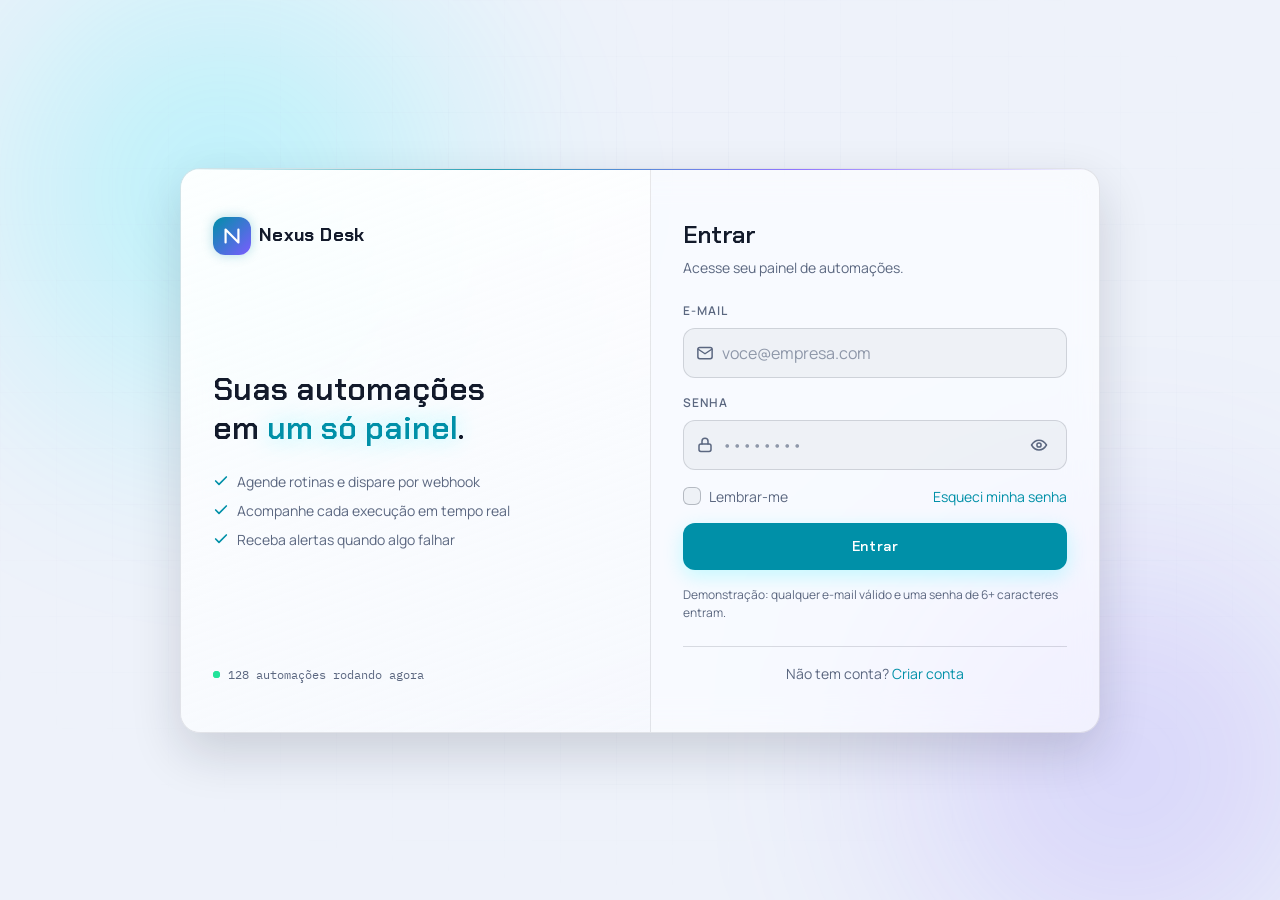
<file: index.html>
<!DOCTYPE html>
<html lang="pt-BR" data-theme="dark">
<head>
  <meta charset="UTF-8">
  <meta name="viewport" content="width=device-width, initial-scale=1.0">
  <meta name="description" content="Nexus Desk — acesso ao painel de automações.">
  <title>Nexus Desk — Login</title>

  <link rel="icon" href="assets/icons/favicon.svg" type="image/svg+xml">
  <link rel="preconnect" href="https://fonts.googleapis.com">
  <link rel="preconnect" href="https://fonts.gstatic.com" crossorigin>
  <link rel="stylesheet"
        href="https://fonts.googleapis.com/css2?family=Chakra+Petch:wght@500;600;700&family=IBM+Plex+Mono:wght@400;500&family=Manrope:wght@400;500;600;700&display=swap">
  <link rel="stylesheet" href="css/style.css">
  <link rel="stylesheet" href="css/components.css">
  <link rel="stylesheet" href="css/login.css">
</head>
<body class="page page--login">

  <!-- Atmosfera: orbes de luz e malha técnica. Puramente decorativo. -->
  <div class="aurora" aria-hidden="true">
    <span class="aurora__orb aurora__orb--cyan"></span>
    <span class="aurora__orb aurora__orb--violet"></span>
    <div class="aurora__grid"></div>
  </div>

  <main class="login">
    <section class="login__card">

      <!-- Painel de marca -->
      <aside class="login__aside">
        <div class="brand reveal" style="--delay: 80ms">
          <span class="brand__mark" aria-hidden="true">
            <svg viewBox="0 0 24 24" fill="none" stroke="currentColor" stroke-width="2.4"
                 stroke-linecap="round" stroke-linejoin="round">
              <path d="M5 19V5l14 14V5"></path>
            </svg>
          </span>
          <h1 class="brand__name">Nexus Desk</h1>
        </div>

        <p class="login__tagline reveal" style="--delay: 160ms">
          Suas automações em <em>um só painel</em>.
        </p>

        <ul class="login__features reveal" style="--delay: 240ms">
          <li>
            <svg viewBox="0 0 24 24" fill="none" stroke="currentColor" stroke-width="2.5"
                 stroke-linecap="round" stroke-linejoin="round" aria-hidden="true">
              <path d="M20 6 9 17l-5-5"></path>
            </svg>
            Agende rotinas e dispare por webhook
          </li>
          <li>
            <svg viewBox="0 0 24 24" fill="none" stroke="currentColor" stroke-width="2.5"
                 stroke-linecap="round" stroke-linejoin="round" aria-hidden="true">
              <path d="M20 6 9 17l-5-5"></path>
            </svg>
            Acompanhe cada execução em tempo real
          </li>
          <li>
            <svg viewBox="0 0 24 24" fill="none" stroke="currentColor" stroke-width="2.5"
                 stroke-linecap="round" stroke-linejoin="round" aria-hidden="true">
              <path d="M20 6 9 17l-5-5"></path>
            </svg>
            Receba alertas quando algo falhar
          </li>
        </ul>

        <p class="login__status reveal" style="--delay: 320ms">
          <span class="pulse" aria-hidden="true"></span>
          128 automações rodando agora
        </p>
      </aside>

      <!-- Painel do formulário -->
      <div class="login__panel">
        <header class="reveal" style="--delay: 200ms">
          <h2 class="login__title">Entrar</h2>
          <p class="login__subtitle">Acesse seu painel de automações.</p>
        </header>

        <form id="login-form" class="login__form" novalidate>

          <div class="field reveal" id="field-email" style="--delay: 280ms">
            <label class="field__label" for="email">E-mail</label>
            <div class="field__control">
              <svg class="field__icon" viewBox="0 0 24 24" fill="none" stroke="currentColor"
                   stroke-width="2" stroke-linecap="round" stroke-linejoin="round" aria-hidden="true">
                <rect x="2.5" y="4.5" width="19" height="15" rx="2.5"></rect>
                <path d="m3 7 9 6 9-6"></path>
              </svg>
              <input class="field__input" type="email" id="email" name="email"
                     autocomplete="email" placeholder="voce@empresa.com"
                     aria-describedby="email-error" required>
            </div>
            <p class="field__error" id="email-error" role="alert"></p>
          </div>

          <div class="field reveal" id="field-password" style="--delay: 340ms">
            <label class="field__label" for="password">Senha</label>
            <div class="field__control">
              <svg class="field__icon" viewBox="0 0 24 24" fill="none" stroke="currentColor"
                   stroke-width="2" stroke-linecap="round" stroke-linejoin="round" aria-hidden="true">
                <rect x="4" y="10.5" width="16" height="10" rx="2.5"></rect>
                <path d="M8 10.5V7a4 4 0 0 1 8 0v3.5"></path>
              </svg>
              <input class="field__input" type="password" id="password" name="password"
                     autocomplete="current-password" placeholder="••••••••"
                     aria-describedby="password-error" required>
              <button class="field__action" type="button" id="toggle-password"
                      aria-label="Mostrar senha" aria-pressed="false">
                <svg viewBox="0 0 24 24" fill="none" stroke="currentColor" stroke-width="2"
                     stroke-linecap="round" stroke-linejoin="round" aria-hidden="true">
                  <path d="M2 12s3.8-6.5 10-6.5S22 12 22 12s-3.8 6.5-10 6.5S2 12 2 12Z"></path>
                  <circle cx="12" cy="12" r="2.8"></circle>
                </svg>
              </button>
            </div>
            <p class="field__error" id="password-error" role="alert"></p>
          </div>

          <div class="login__options reveal" style="--delay: 400ms">
            <label class="checkbox" for="remember">
              <input type="checkbox" id="remember" name="remember">
              <span class="checkbox__box" aria-hidden="true"></span>
              <span>Lembrar-me</span>
            </label>
            <a class="link" href="#">Esqueci minha senha</a>
          </div>

          <button class="button button--primary button--block reveal" type="submit"
                  id="submit-button" style="--delay: 460ms">
            <span class="button__spinner" aria-hidden="true"></span>
            <span class="button__label">Entrar</span>
          </button>

          <p id="login-feedback" class="login__feedback alert" role="status" aria-live="polite" hidden></p>

          <p class="login__hint reveal" style="--delay: 520ms">
            Demonstração: qualquer e-mail válido e uma senha de 6+ caracteres entram.
          </p>
        </form>

        <footer class="login__footer reveal" style="--delay: 580ms">
          Não tem conta? <a class="link" href="#">Criar conta</a>
        </footer>
      </div>

    </section>
  </main>

  <script src="js/storage.js"></script>
  <script src="js/auth.js"></script>
  <script src="js/router.js"></script>
  <script src="js/app.js"></script>
  <script src="js/toast.js"></script>
  <script src="js/ui.js"></script>
  <script src="js/login.js"></script>
</body>
</html>
</file>
<file: css/style.css>
/* ==========================================================================
   Nexus Desk — style.css
   Base global: (1) CSS Reset  (2) Variáveis Globais
   ATENÇÃO: este arquivo NÃO contém estilos de componentes ou de layout.
   O design das telas vive em css/login.css e css/dashboard.css.
   ========================================================================== */

/* ==========================================================================
   1. CSS RESET
   ========================================================================== */

*,
*::before,
*::after {
  box-sizing: border-box;
  margin: 0;
  padding: 0;
}

html {
  -webkit-text-size-adjust: 100%;
  text-size-adjust: 100%;
  scroll-behavior: smooth;
}

body {
  min-height: 100vh;
  line-height: 1.5;
  -webkit-font-smoothing: antialiased;
  -moz-osx-font-smoothing: grayscale;
}

img,
picture,
video,
canvas,
svg {
  display: block;
  max-width: 100%;
}

input,
button,
textarea,
select {
  font: inherit;
  color: inherit;
  background: none;
  border: none;
}

button {
  cursor: pointer;
}

a {
  color: inherit;
  text-decoration: none;
}

ul,
ol {
  list-style: none;
}

h1,
h2,
h3,
h4,
h5,
h6,
p {
  overflow-wrap: break-word;
}

table {
  border-collapse: collapse;
  border-spacing: 0;
}

:focus-visible {
  outline: 2px solid var(--color-neon);
  outline-offset: 2px;
}

[hidden] {
  display: none !important;
}

@media (prefers-reduced-motion: reduce) {
  *,
  *::before,
  *::after {
    animation-duration: 0.01ms !important;
    animation-iteration-count: 1 !important;
    transition-duration: 0.01ms !important;
    scroll-behavior: auto !important;
  }
}

/* ==========================================================================
   2. VARIÁVEIS GLOBAIS (Design Tokens)
   ========================================================================== */

:root {
  /* ---- Paleta: superfícies (tema dark padrão) ---- */
  --color-bg: #05070d;
  --color-bg-alt: #0a0e1a;
  --color-surface: #101728;
  --color-surface-alt: #16203a;
  --color-overlay: rgba(5, 7, 13, 0.72);

  /* ---- Paleta: glassmorphism ---- */
  --glass-bg: rgba(255, 255, 255, 0.06);
  --glass-bg-strong: rgba(255, 255, 255, 0.1);
  --glass-border: rgba(255, 255, 255, 0.14);
  --glass-blur: 16px;

  /* ---- Paleta: neon / acentos ---- */
  --color-neon: #00f0ff;
  --color-neon-soft: rgba(0, 240, 255, 0.16);
  --color-neon-strong: #33f5ff;
  --color-accent: #7b5cff;
  --color-accent-soft: rgba(123, 92, 255, 0.18);

  /* ---- Paleta: estados semânticos ---- */
  --color-success: #22e39a;
  --color-warning: #ffb547;
  --color-danger: #ff4d6d;
  --color-info: #4da3ff;

  /* ---- Paleta: texto ---- */
  --color-text: #eaf2ff;
  --color-text-muted: #9aa8c7;
  --color-text-inverse: #05070d;

  /* ---- Preenchimentos de superfície (campos, hovers, faixas) ---- */
  --fill-subtle: rgba(255, 255, 255, 0.04);
  --fill-hover: rgba(255, 255, 255, 0.06);
  --fill-strong: rgba(255, 255, 255, 0.1);
  --header-bg: rgba(8, 11, 20, 0.72);

  /* ---- Bordas e divisores ---- */
  --color-border: rgba(154, 168, 199, 0.18);
  --color-border-strong: rgba(154, 168, 199, 0.32);

  /* ---- Gradientes ---- */
  --gradient-neon: linear-gradient(135deg, var(--color-neon) 0%, var(--color-accent) 100%);
  --gradient-surface: linear-gradient(160deg, rgba(255, 255, 255, 0.08) 0%, rgba(255, 255, 255, 0.02) 100%);

  /* ---- Tipografia ---- */
  --font-sans: "Manrope", "Segoe UI", system-ui, -apple-system, sans-serif;
  --font-display: "Chakra Petch", "Manrope", system-ui, sans-serif;
  --font-mono: "IBM Plex Mono", "SFMono-Regular", Consolas, monospace;

  --fs-xs: 0.75rem;    /* 12px */
  --fs-sm: 0.875rem;   /* 14px */
  --fs-md: 1rem;       /* 16px */
  --fs-lg: 1.125rem;   /* 18px */
  --fs-xl: 1.5rem;     /* 24px */
  --fs-2xl: 2rem;      /* 32px */
  --fs-3xl: 2.5rem;    /* 40px */

  --fw-regular: 400;
  --fw-medium: 500;
  --fw-semibold: 600;
  --fw-bold: 700;

  --lh-tight: 1.2;
  --lh-base: 1.5;
  --lh-loose: 1.75;
  --ls-wide: 0.08em;

  /* ---- Espaçamentos (escala base 4px) ---- */
  --space-3xs: 0.25rem;  /* 4px  */
  --space-2xs: 0.5rem;   /* 8px  */
  --space-xs: 0.75rem;   /* 12px */
  --space-sm: 1rem;      /* 16px */
  --space-md: 1.5rem;    /* 24px */
  --space-lg: 2rem;      /* 32px */
  --space-xl: 3rem;      /* 48px */
  --space-2xl: 4rem;     /* 64px */

  /* ---- Raios ---- */
  --radius-sm: 6px;
  --radius-md: 12px;
  --radius-lg: 20px;
  --radius-pill: 999px;

  /* ---- Sombras e brilhos ---- */
  --shadow-sm: 0 2px 8px rgba(0, 0, 0, 0.3);
  --shadow-md: 0 8px 24px rgba(0, 0, 0, 0.4);
  --shadow-lg: 0 20px 50px rgba(0, 0, 0, 0.5);
  --glow-neon: 0 0 12px rgba(0, 240, 255, 0.45), 0 0 32px rgba(0, 240, 255, 0.2);
  --glow-accent: 0 0 12px rgba(123, 92, 255, 0.45);

  /* ---- Transições ---- */
  --ease-out: cubic-bezier(0.22, 1, 0.36, 1);
  --ease-in-out: cubic-bezier(0.65, 0, 0.35, 1);
  --transition-fast: 120ms var(--ease-out);
  --transition-base: 240ms var(--ease-out);
  --transition-slow: 420ms var(--ease-in-out);

  /* ---- Layout ---- */
  --container-max: 1440px;
  --sidebar-width: 260px;
  --sidebar-width-collapsed: 76px;
  --header-height: 68px;

  /* ---- Camadas (z-index) ---- */
  --z-base: 1;
  --z-sticky: 100;
  --z-header: 200;
  --z-sidebar: 300;
  --z-fab: 400;
  --z-modal: 500;
  --z-toast: 600;

  /* ---- Breakpoints (referência para media queries) ---- */
  --bp-sm: 480px;
  --bp-md: 768px;
  --bp-lg: 1024px;
  --bp-xl: 1280px;
}

/* Tokens sobrescritos pelo tema claro (implementado no Prompt 5). */
:root[data-theme="light"] {
  --color-bg: #eef2fa;
  --color-bg-alt: #ffffff;
  --color-surface: #ffffff;
  --color-surface-alt: #f4f7fd;
  --color-overlay: rgba(20, 26, 40, 0.35);

  --glass-bg: rgba(255, 255, 255, 0.62);
  --glass-bg-strong: rgba(255, 255, 255, 0.8);
  --glass-border: rgba(20, 26, 40, 0.1);

  --color-neon: #0090a8;
  --color-neon-soft: rgba(0, 144, 168, 0.14);

  --color-text: #131a2b;
  --color-text-muted: #5b6780;
  --color-text-inverse: #ffffff;

  --fill-subtle: rgba(19, 26, 43, 0.04);
  --fill-hover: rgba(19, 26, 43, 0.07);
  --fill-strong: rgba(19, 26, 43, 0.1);
  --header-bg: rgba(255, 255, 255, 0.78);

  --color-border: rgba(19, 26, 43, 0.14);
  --color-border-strong: rgba(19, 26, 43, 0.26);

  --gradient-surface: linear-gradient(160deg, rgba(255, 255, 255, 0.9) 0%, rgba(244, 247, 253, 0.6) 100%);

  --shadow-sm: 0 2px 8px rgba(19, 26, 43, 0.08);
  --shadow-md: 0 8px 24px rgba(19, 26, 43, 0.12);
  --shadow-lg: 0 20px 50px rgba(19, 26, 43, 0.16);
  --glow-neon: 0 0 12px rgba(0, 144, 168, 0.3);
}

/* Aplicação mínima dos tokens ao documento (sem design de componentes). */
body {
  font-family: var(--font-sans);
  transition: background-color var(--transition-base), color var(--transition-base);
  font-size: var(--fs-md);
  line-height: var(--lh-base);
  color: var(--color-text);
  background-color: var(--color-bg);
}
</file>
<file: css/components.css>
/* ==========================================================================
   Nexus Desk — components.css
   Componentes reutilizáveis entre as telas. Consome apenas as variáveis
   declaradas em style.css — nenhum valor mágico aqui.
   ========================================================================== */

/* ==========================================================================
   Campo de formulário (.field)
   ========================================================================== */

.field {
  display: flex;
  flex-direction: column;
  gap: var(--space-2xs);
}

.field__label {
  font-size: var(--fs-xs);
  font-weight: var(--fw-semibold);
  letter-spacing: var(--ls-wide);
  text-transform: uppercase;
  color: var(--color-text-muted);
}

/* Moldura que agrupa ícone + input + ação (ex.: mostrar senha). */
.field__control {
  position: relative;
  display: flex;
  align-items: center;
  gap: var(--space-2xs);
  padding: 0 var(--space-xs);
  background: var(--fill-subtle);
  border: 1px solid var(--color-border);
  border-radius: var(--radius-md);
  transition: border-color var(--transition-base), box-shadow var(--transition-base),
    background-color var(--transition-base);
}

.field__control:hover {
  border-color: var(--color-border-strong);
}

.field__control:focus-within {
  background: rgba(0, 240, 255, 0.05);
  border-color: var(--color-neon);
  box-shadow: 0 0 0 3px var(--color-neon-soft), var(--glow-neon);
}

.field__icon {
  flex-shrink: 0;
  width: 18px;
  height: 18px;
  color: var(--color-text-muted);
  transition: color var(--transition-base);
}

.field__control:focus-within .field__icon {
  color: var(--color-neon);
}

.field__input {
  flex: 1;
  min-width: 0;
  padding: var(--space-xs) 0;
  font-size: var(--fs-md);
  color: var(--color-text);
}

.field__input::placeholder {
  color: var(--color-text-muted);
  opacity: 0.65;
}

/* O anel de foco vive na moldura, não no input. */
.field__input:focus-visible {
  outline: none;
}

/* Remove o ícone nativo de "revelar senha" do Edge, que duplicaria o nosso. */
.field__input::-ms-reveal {
  display: none;
}

/* Botão de ação dentro do campo (mostrar/ocultar senha). */
.field__action {
  flex-shrink: 0;
  display: grid;
  place-items: center;
  width: 30px;
  height: 30px;
  border-radius: var(--radius-sm);
  color: var(--color-text-muted);
  transition: color var(--transition-fast), background-color var(--transition-fast);
}

.field__action:hover {
  color: var(--color-neon);
  background: var(--color-neon-soft);
}

.field__action svg {
  width: 18px;
  height: 18px;
}

/* Estado de erro */
.field--invalid .field__control {
  border-color: var(--color-danger);
}

.field--invalid .field__control:focus-within {
  background: rgba(255, 77, 109, 0.06);
  box-shadow: 0 0 0 3px rgba(255, 77, 109, 0.18);
}

.field--invalid .field__icon {
  color: var(--color-danger);
}

.field__error {
  display: flex;
  align-items: center;
  gap: var(--space-3xs);
  min-height: 1.1rem;
  font-size: var(--fs-xs);
  color: var(--color-danger);
}

.field__error:empty {
  display: none;
}

/* ==========================================================================
   Botão (.button)
   ========================================================================== */

.button {
  position: relative;
  display: inline-flex;
  align-items: center;
  justify-content: center;
  gap: var(--space-2xs);
  padding: var(--space-xs) var(--space-md);
  font-family: var(--font-display);
  font-size: var(--fs-sm);
  font-weight: var(--fw-semibold);
  letter-spacing: 0.04em;
  color: var(--color-text);
  border: 1px solid var(--color-border-strong);
  border-radius: var(--radius-md);
  overflow: hidden;
  transition: transform var(--transition-fast), border-color var(--transition-base),
    box-shadow var(--transition-base), background-color var(--transition-base);
}

.button:hover {
  border-color: var(--color-neon);
}

.button:active {
  transform: translateY(1px);
}

.button[disabled] {
  cursor: not-allowed;
  opacity: 0.75;
}

/* Variante primária: preenchida em neon, com brilho e varredura no hover. */
.button--primary {
  color: var(--color-text-inverse);
  background: var(--color-neon);
  border-color: transparent;
  box-shadow: 0 6px 20px rgba(0, 240, 255, 0.22);
}

.button--primary:hover:not([disabled]) {
  background: var(--color-neon-strong);
  box-shadow: var(--glow-neon), 0 10px 28px rgba(0, 240, 255, 0.3);
  transform: translateY(-1px);
}

.button--primary:active:not([disabled]) {
  transform: translateY(0);
}

/* Varredura de luz que cruza o botão no hover. */
.button--primary::after {
  content: "";
  position: absolute;
  inset: 0 auto 0 -60%;
  width: 45%;
  background: linear-gradient(100deg, transparent, rgba(255, 255, 255, 0.55), transparent);
  transform: skewX(-18deg);
  opacity: 0;
  transition: none;
}

.button--primary:hover:not([disabled])::after {
  animation: button-sheen 700ms var(--ease-out);
}

@keyframes button-sheen {
  from {
    left: -60%;
    opacity: 0.9;
  }
  to {
    left: 120%;
    opacity: 0;
  }
}

/* Variante destrutiva: usada na confirmação de exclusão. */
.button--danger {
  color: var(--color-text-inverse);
  background: var(--color-danger);
  border-color: transparent;
}

.button--danger:hover:not([disabled]) {
  background: #ff6680;
  border-color: transparent;
  box-shadow: 0 0 18px rgba(255, 77, 109, 0.45);
}

.button--block {
  width: 100%;
}

/* Estado de carregamento: troca o rótulo pelo spinner. */
.button__spinner {
  display: none;
  width: 16px;
  height: 16px;
  border: 2px solid rgba(5, 7, 13, 0.28);
  border-top-color: currentColor;
  border-radius: 50%;
  animation: spin 700ms linear infinite;
}

.button.is-loading .button__spinner {
  display: block;
}

@keyframes spin {
  to {
    transform: rotate(360deg);
  }
}

/* ==========================================================================
   Checkbox (.checkbox)
   ========================================================================== */

.checkbox {
  display: inline-flex;
  align-items: center;
  gap: var(--space-2xs);
  font-size: var(--fs-sm);
  color: var(--color-text-muted);
  cursor: pointer;
  user-select: none;
  transition: color var(--transition-fast);
}

.checkbox:hover {
  color: var(--color-text);
}

/* Input nativo escondido, mas ainda focável e acessível. */
.checkbox input {
  position: absolute;
  opacity: 0;
  width: 0;
  height: 0;
}

.checkbox__box {
  position: relative;
  flex-shrink: 0;
  display: grid;
  place-items: center;
  width: 18px;
  height: 18px;
  border: 1px solid var(--color-border-strong);
  border-radius: var(--radius-sm);
  background: var(--fill-subtle);
  transition: background-color var(--transition-fast), border-color var(--transition-fast),
    box-shadow var(--transition-fast);
}

.checkbox__box::after {
  content: "";
  width: 9px;
  height: 5px;
  border-left: 2px solid var(--color-text-inverse);
  border-bottom: 2px solid var(--color-text-inverse);
  transform: rotate(-45deg) scale(0.4);
  opacity: 0;
  transition: opacity var(--transition-fast), transform var(--transition-fast);
}

.checkbox input:checked + .checkbox__box {
  background: var(--color-neon);
  border-color: var(--color-neon);
  box-shadow: var(--glow-neon);
}

.checkbox input:checked + .checkbox__box::after {
  opacity: 1;
  transform: rotate(-45deg) scale(1);
}

.checkbox input:focus-visible + .checkbox__box {
  outline: 2px solid var(--color-neon);
  outline-offset: 2px;
}

/* ==========================================================================
   Link (.link)
   ========================================================================== */

.link {
  position: relative;
  font-size: var(--fs-sm);
  color: var(--color-neon);
  transition: color var(--transition-fast), text-shadow var(--transition-fast);
}

.link::after {
  content: "";
  position: absolute;
  left: 0;
  right: 0;
  bottom: -2px;
  height: 1px;
  background: currentColor;
  transform: scaleX(0);
  transform-origin: left;
  transition: transform var(--transition-base);
}

.link:hover {
  color: var(--color-neon-strong);
  text-shadow: 0 0 10px rgba(0, 240, 255, 0.45);
}

.link:hover::after {
  transform: scaleX(1);
}

/* ==========================================================================
   Alerta inline (.alert) — usado no feedback do login
   ========================================================================== */

.alert {
  display: flex;
  align-items: center;
  gap: var(--space-2xs);
  padding: var(--space-2xs) var(--space-xs);
  font-size: var(--fs-sm);
  border: 1px solid transparent;
  border-radius: var(--radius-md);
}

.alert--success {
  color: var(--color-success);
  background: rgba(34, 227, 154, 0.1);
  border-color: rgba(34, 227, 154, 0.35);
}

.alert--error {
  color: var(--color-danger);
  background: rgba(255, 77, 109, 0.1);
  border-color: rgba(255, 77, 109, 0.35);
}

/* ==========================================================================
   Botão de ícone (.icon-button)
   ========================================================================== */

.icon-button {
  position: relative;
  display: grid;
  place-items: center;
  width: 38px;
  height: 38px;
  flex-shrink: 0;
  color: var(--color-text-muted);
  border: 1px solid transparent;
  border-radius: var(--radius-md);
  transition: color var(--transition-fast), background-color var(--transition-fast),
    border-color var(--transition-fast);
}

.icon-button:hover,
.icon-button[aria-expanded="true"] {
  color: var(--color-neon);
  background: var(--color-neon-soft);
  border-color: var(--glass-border);
}

.icon-button svg {
  width: 19px;
  height: 19px;
}

/* Contador de não lidos sobre o ícone. */
.icon-button__badge {
  position: absolute;
  top: 4px;
  right: 4px;
  min-width: 16px;
  height: 16px;
  padding: 0 4px;
  display: grid;
  place-items: center;
  font-family: var(--font-mono);
  font-size: 9.5px;
  font-weight: var(--fw-semibold);
  color: var(--color-text-inverse);
  background: var(--color-danger);
  border: 2px solid var(--color-bg);
  border-radius: var(--radius-pill);
}

/* ==========================================================================
   Etiqueta (.badge)
   ========================================================================== */

.badge {
  display: inline-flex;
  align-items: center;
  gap: var(--space-3xs);
  padding: 2px var(--space-2xs);
  font-size: 10.5px;
  font-weight: var(--fw-semibold);
  letter-spacing: 0.06em;
  text-transform: uppercase;
  white-space: nowrap;
  border: 1px solid currentColor;
  border-radius: var(--radius-pill);
}

.badge--muted {
  color: var(--color-text-muted);
  border-color: var(--color-border-strong);
}

.badge--neon { color: var(--color-neon); }
.badge--accent { color: var(--color-accent); }
.badge--success { color: var(--color-success); }
.badge--danger { color: var(--color-danger); }

/* ==========================================================================
   Interruptor (.switch)
   ========================================================================== */

.switch {
  display: inline-flex;
  align-items: center;
  gap: var(--space-2xs);
  font-size: var(--fs-xs);
  color: var(--color-text-muted);
  cursor: pointer;
  user-select: none;
}

.switch input {
  position: absolute;
  opacity: 0;
  width: 0;
  height: 0;
}

.switch__track {
  position: relative;
  width: 34px;
  height: 19px;
  flex-shrink: 0;
  background: rgba(154, 168, 199, 0.25);
  border-radius: var(--radius-pill);
  transition: background-color var(--transition-base), box-shadow var(--transition-base);
}

.switch__track::after {
  content: "";
  position: absolute;
  top: 3px;
  left: 3px;
  width: 13px;
  height: 13px;
  background: var(--color-text);
  border-radius: 50%;
  transition: transform var(--transition-base), background-color var(--transition-base);
}

.switch input:checked + .switch__track {
  background: var(--color-neon);
  box-shadow: var(--glow-neon);
}

.switch input:checked + .switch__track::after {
  background: var(--color-text-inverse);
  transform: translateX(15px);
}

.switch input:focus-visible + .switch__track {
  outline: 2px solid var(--color-neon);
  outline-offset: 2px;
}

/* ==========================================================================
   Menu suspenso (.dropdown)
   ========================================================================== */

.dropdown {
  position: relative;
}

.dropdown__panel {
  position: absolute;
  top: calc(100% + var(--space-2xs));
  right: 0;
  z-index: var(--z-header);
  width: max-content;
  min-width: 220px;
  max-width: min(320px, calc(100vw - 2 * var(--space-sm)));
  padding: var(--space-2xs);
  background: var(--color-surface);
  backdrop-filter: blur(var(--glass-blur)) saturate(150%);
  -webkit-backdrop-filter: blur(var(--glass-blur)) saturate(150%);
  border: 1px solid var(--glass-border);
  border-radius: var(--radius-md);
  box-shadow: var(--shadow-md);
  transform-origin: top right;
  animation: dropdown-in 180ms var(--ease-out);
}

@keyframes dropdown-in {
  from {
    opacity: 0;
    transform: translateY(-6px) scale(0.97);
  }
}

.dropdown__header {
  display: flex;
  align-items: center;
  justify-content: space-between;
  gap: var(--space-2xs);
  padding: var(--space-2xs) var(--space-xs);
  font-size: var(--fs-xs);
  letter-spacing: var(--ls-wide);
  text-transform: uppercase;
  color: var(--color-text-muted);
}

.dropdown__item {
  display: flex;
  align-items: center;
  gap: var(--space-2xs);
  width: 100%;
  padding: var(--space-2xs) var(--space-xs);
  font-size: var(--fs-sm);
  text-align: left;
  color: var(--color-text);
  border-radius: var(--radius-sm);
  transition: background-color var(--transition-fast), color var(--transition-fast);
}

.dropdown__item:hover {
  color: var(--color-neon);
  background: var(--color-neon-soft);
}

.dropdown__item svg {
  width: 16px;
  height: 16px;
  flex-shrink: 0;
  color: var(--color-text-muted);
}

.dropdown__item:hover svg {
  color: var(--color-neon);
}

.dropdown__item--danger:hover {
  color: var(--color-danger);
  background: rgba(255, 77, 109, 0.12);
}

.dropdown__item--danger:hover svg {
  color: var(--color-danger);
}

.dropdown__divider {
  height: 1px;
  margin: var(--space-3xs) 0;
  background: var(--color-border);
}

/* ==========================================================================
   Avatar (.avatar)
   ========================================================================== */

.avatar {
  display: grid;
  place-items: center;
  width: 34px;
  height: 34px;
  flex-shrink: 0;
  font-family: var(--font-display);
  font-size: var(--fs-sm);
  font-weight: var(--fw-bold);
  color: var(--color-text-inverse);
  background: var(--gradient-neon);
  border-radius: 50%;
  text-transform: uppercase;
}

.avatar--sm {
  width: 28px;
  height: 28px;
  font-size: var(--fs-xs);
}

/* ==========================================================================
   Modal (.modal) — elemento <dialog> nativo
   ========================================================================== */

.modal {
  /* O reset zera margens em tudo; o <dialog> precisa de auto para centrar. */
  margin: auto;
  width: min(560px, calc(100vw - 2 * var(--space-sm)));
  max-height: min(86vh, 760px);
  padding: 0;
  color: var(--color-text);
  background: var(--color-surface);
  border: 1px solid var(--glass-border);
  border-radius: var(--radius-lg);
  box-shadow: var(--shadow-lg);
  overflow: hidden;
}

.modal::backdrop {
  background: rgba(3, 5, 10, 0.72);
  backdrop-filter: blur(4px);
  -webkit-backdrop-filter: blur(4px);
}

.modal[open] {
  animation: modal-in 260ms var(--ease-out);
}

.modal[open]::backdrop {
  animation: backdrop-in 260ms var(--ease-out);
}

@keyframes modal-in {
  from {
    opacity: 0;
    transform: translateY(16px) scale(0.97);
  }
}

@keyframes backdrop-in {
  from {
    opacity: 0;
  }
}

/* Fio de luz no topo, como no cartão de login. */
.modal__form {
  position: relative;
  display: flex;
  flex-direction: column;
  max-height: inherit;
}

.modal__form::before {
  content: "";
  position: absolute;
  inset: 0 0 auto 0;
  height: 1px;
  background: linear-gradient(90deg, transparent, var(--color-neon), var(--color-accent), transparent);
}

.modal__header {
  display: flex;
  align-items: flex-start;
  gap: var(--space-sm);
  padding: var(--space-md) var(--space-md) var(--space-sm);
}

.modal__title {
  font-family: var(--font-display);
  font-size: var(--fs-lg);
  font-weight: var(--fw-semibold);
  line-height: var(--lh-tight);
}

.modal__subtitle {
  margin-top: var(--space-3xs);
  font-size: var(--fs-sm);
  color: var(--color-text-muted);
}

.modal__close {
  margin-left: auto;
  margin-top: -4px;
}

.modal__body {
  display: flex;
  flex-direction: column;
  gap: var(--space-sm);
  padding: 0 var(--space-md) var(--space-md);
  overflow-y: auto;
}

.modal__row {
  display: grid;
  gap: var(--space-sm);
  grid-template-columns: repeat(auto-fit, minmax(180px, 1fr));
}

.modal__footer {
  display: flex;
  flex-wrap: wrap;
  justify-content: flex-end;
  gap: var(--space-2xs);
  padding: var(--space-sm) var(--space-md);
  background: var(--fill-subtle);
  border-top: 1px solid var(--color-border);
}

/* Variante de confirmação: mais estreita e sem corpo rolável. */
.modal--confirm {
  width: min(420px, calc(100vw - 2 * var(--space-sm)));
}

.modal__danger-mark {
  display: grid;
  place-items: center;
  width: 40px;
  height: 40px;
  flex-shrink: 0;
  color: var(--color-danger);
  background: rgba(255, 77, 109, 0.12);
  border: 1px solid rgba(255, 77, 109, 0.35);
  border-radius: var(--radius-md);
}

.modal__danger-mark svg {
  width: 20px;
  height: 20px;
}

/* ==========================================================================
   Controles de formulário do modal
   ========================================================================== */

.field__textarea {
  width: 100%;
  min-height: 78px;
  padding: var(--space-xs);
  font-size: var(--fs-md);
  line-height: var(--lh-base);
  color: var(--color-text);
  background: var(--fill-subtle);
  border: 1px solid var(--color-border);
  border-radius: var(--radius-md);
  resize: vertical;
  transition: border-color var(--transition-base), box-shadow var(--transition-base);
}

.field__textarea:focus {
  outline: none;
  border-color: var(--color-neon);
  box-shadow: 0 0 0 3px var(--color-neon-soft);
}

.field__select {
  width: 100%;
  padding: var(--space-xs);
  font-size: var(--fs-md);
  color: var(--color-text);
  background-color: var(--fill-subtle);
  border: 1px solid var(--color-border);
  border-radius: var(--radius-md);
  /* Seta desenhada em CSS: a nativa não segue o tema. */
  background-image: linear-gradient(45deg, transparent 50%, currentColor 50%),
    linear-gradient(135deg, currentColor 50%, transparent 50%);
  background-position: calc(100% - 18px) 55%, calc(100% - 13px) 55%;
  background-size: 5px 5px, 5px 5px;
  background-repeat: no-repeat;
  appearance: none;
  cursor: pointer;
  transition: border-color var(--transition-base), box-shadow var(--transition-base);
}

.field__select:focus {
  outline: none;
  border-color: var(--color-neon);
  box-shadow: 0 0 0 3px var(--color-neon-soft);
}

.field__select option {
  color: var(--color-text);
  background: var(--color-surface);
}

/* Seletor de ícone: grade de botões-rádio. */
.picker {
  display: flex;
  flex-wrap: wrap;
  gap: var(--space-2xs);
}

.picker input {
  position: absolute;
  opacity: 0;
  width: 0;
  height: 0;
}

.picker__option {
  display: grid;
  place-items: center;
  width: 42px;
  height: 42px;
  color: var(--color-text-muted);
  background: var(--fill-subtle);
  border: 1px solid var(--color-border);
  border-radius: var(--radius-md);
  cursor: pointer;
  transition: color var(--transition-fast), border-color var(--transition-fast),
    background-color var(--transition-fast);
}

.picker__option svg {
  width: 20px;
  height: 20px;
}

.picker__option:hover {
  color: var(--color-text);
  border-color: var(--color-border-strong);
}

.picker input:checked + .picker__option {
  color: var(--color-neon);
  background: var(--color-neon-soft);
  border-color: var(--color-neon);
  box-shadow: var(--glow-neon);
}

.picker input:focus-visible + .picker__option {
  outline: 2px solid var(--color-neon);
  outline-offset: 2px;
}

/* Seletor de cor: mesma mecânica, amostra redonda. */
.picker--color .picker__option {
  width: 32px;
  height: 32px;
  border-radius: 50%;
  background: var(--swatch);
  border: 2px solid transparent;
  box-shadow: 0 0 0 1px var(--color-border-strong);
}

.picker--color input:checked + .picker__option {
  /* Repete o fundo: a regra genérica de :checked pintaria a amostra de neon. */
  background: var(--swatch);
  border-color: var(--color-bg);
  box-shadow: 0 0 0 2px var(--swatch), 0 0 14px var(--swatch);
}

/* ==========================================================================
   Utilitário: só para leitores de tela
   ========================================================================== */

.sr-only {
  position: absolute;
  width: 1px;
  height: 1px;
  margin: -1px;
  padding: 0;
  overflow: hidden;
  clip-path: inset(50%);
  white-space: nowrap;
  border: 0;
}

/* ==========================================================================
   Skeleton loading (.skeleton)
   ========================================================================== */

.skeleton {
  display: block;
  background: linear-gradient(
    90deg,
    var(--fill-subtle) 25%,
    var(--fill-strong) 37%,
    var(--fill-subtle) 63%
  );
  background-size: 400% 100%;
  border-radius: var(--radius-sm);
  animation: skeleton-sweep 1.4s ease-in-out infinite;
}

@keyframes skeleton-sweep {
  from { background-position: 100% 50%; }
  to { background-position: 0 50%; }
}

.skeleton--icon {
  width: 42px;
  height: 42px;
  flex-shrink: 0;
  border-radius: var(--radius-md);
}

.skeleton--title { width: 58%; height: 15px; }
.skeleton--badge { width: 40%; height: 11px; margin-top: var(--space-2xs); }
.skeleton--line { width: 100%; height: 11px; }
.skeleton--short { width: 62%; }
.skeleton--meta { width: 96px; height: 11px; }
.skeleton--switch { width: 62px; height: 18px; border-radius: var(--radius-pill); }

/* O card fantasma não reage a hover nem anima a entrada. */
.card--skeleton {
  animation: none;
  pointer-events: none;
}

.card--skeleton::before {
  background: var(--color-border-strong);
}

.card--skeleton:hover {
  transform: none;
  box-shadow: none;
  border-color: var(--glass-border);
}

@media (prefers-reduced-motion: reduce) {
  .skeleton {
    animation: none;
  }
}

/* ==========================================================================
   Toasts (.toast)
   ========================================================================== */

.toasts {
  position: fixed;
  right: var(--space-md);
  bottom: var(--space-md);
  z-index: var(--z-toast);
  display: flex;
  flex-direction: column;
  gap: var(--space-2xs);
  width: min(360px, calc(100vw - 2 * var(--space-sm)));
  pointer-events: none;
}

.toast {
  position: relative;
  display: grid;
  grid-template-columns: auto 1fr auto;
  align-items: center;
  gap: var(--space-2xs);
  padding: var(--space-xs);
  overflow: hidden;
  color: var(--color-text);
  background: var(--color-surface);
  backdrop-filter: blur(var(--glass-blur)) saturate(150%);
  -webkit-backdrop-filter: blur(var(--glass-blur)) saturate(150%);
  border: 1px solid var(--glass-border);
  border-left: 3px solid var(--toast-color, var(--color-neon));
  border-radius: var(--radius-md);
  box-shadow: var(--shadow-md);
  pointer-events: auto;
  animation: toast-in 320ms var(--ease-out);
}

.toast--success { --toast-color: var(--color-success); }
.toast--error { --toast-color: var(--color-danger); }
.toast--info { --toast-color: var(--color-neon); }

.toast.is-leaving {
  animation: toast-out 260ms var(--ease-in-out) forwards;
}

@keyframes toast-in {
  from {
    opacity: 0;
    transform: translateX(18px) scale(0.97);
  }
}

@keyframes toast-out {
  to {
    opacity: 0;
    transform: translateX(18px) scale(0.97);
  }
}

.toast__icon {
  display: grid;
  place-items: center;
  width: 26px;
  height: 26px;
  color: var(--toast-color);
  background: color-mix(in srgb, var(--toast-color) 16%, transparent);
  border-radius: 50%;
}

.toast__icon svg {
  width: 15px;
  height: 15px;
}

.toast__message {
  font-size: var(--fs-sm);
  line-height: 1.35;
}

.toast__close {
  display: grid;
  place-items: center;
  width: 24px;
  height: 24px;
  color: var(--color-text-muted);
  border-radius: var(--radius-sm);
  transition: color var(--transition-fast), background-color var(--transition-fast);
}

.toast__close:hover {
  color: var(--color-text);
  background: var(--fill-hover);
}

.toast__close svg {
  width: 14px;
  height: 14px;
}

/* Barra que escorre enquanto o toast conta o tempo. */
.toast__bar {
  position: absolute;
  left: 0;
  bottom: 0;
  height: 2px;
  width: 100%;
  background: var(--toast-color);
  transform-origin: left;
  animation-name: toast-bar;
  animation-timing-function: linear;
  animation-fill-mode: forwards;
}

@keyframes toast-bar {
  from { transform: scaleX(1); }
  to { transform: scaleX(0); }
}

@media (max-width: 560px) {
  .toasts {
    right: var(--space-sm);
    left: var(--space-sm);
    bottom: calc(var(--space-sm) + 68px);
    width: auto;
  }
}

@media (prefers-reduced-motion: reduce) {
  .toast,
  .toast.is-leaving {
    animation: none;
  }

  .toast__bar {
    display: none;
  }
}

/* ==========================================================================
   Marca (.brand) — usada no login e na sidebar
   ========================================================================== */

.brand {
  display: flex;
  align-items: center;
  gap: var(--space-2xs);
}

.brand__mark {
  display: grid;
  place-items: center;
  width: 38px;
  height: 38px;
  border-radius: var(--radius-md);
  background: var(--gradient-neon);
  box-shadow: var(--glow-neon);
}

.brand__mark svg {
  width: 22px;
  height: 22px;
  color: var(--color-text-inverse);
}

.brand__name {
  font-family: var(--font-display);
  font-size: var(--fs-lg);
  font-weight: var(--fw-bold);
  letter-spacing: 0.02em;
}

/* ==========================================================================
   Atmosfera (.aurora) — fundo animado compartilhado pelas telas
   ========================================================================== */

.aurora {
  position: fixed;
  inset: 0;
  z-index: 0;
  overflow: hidden;
  pointer-events: none;
}

.aurora__orb {
  position: absolute;
  border-radius: 50%;
  filter: blur(90px);
  opacity: 0.5;
}

.aurora__orb--cyan {
  top: -18vh;
  left: -10vw;
  width: 55vw;
  min-width: 380px;
  aspect-ratio: 1;
  background: radial-gradient(circle, rgba(0, 240, 255, 0.55), transparent 68%);
  animation: orb-drift-a 22s var(--ease-in-out) infinite alternate;
}

.aurora__orb--violet {
  right: -14vw;
  bottom: -22vh;
  width: 52vw;
  min-width: 360px;
  aspect-ratio: 1;
  background: radial-gradient(circle, rgba(123, 92, 255, 0.5), transparent 68%);
  animation: orb-drift-b 26s var(--ease-in-out) infinite alternate;
}

@keyframes orb-drift-a {
  to {
    transform: translate3d(9vw, 7vh, 0) scale(1.12);
  }
}

@keyframes orb-drift-b {
  to {
    transform: translate3d(-8vw, -6vh, 0) scale(1.08);
  }
}

/* Malha de linhas que some nas bordas. */
.aurora__grid {
  position: absolute;
  inset: 0;
  background-image:
    linear-gradient(rgba(154, 168, 199, 0.07) 1px, transparent 1px),
    linear-gradient(90deg, rgba(154, 168, 199, 0.07) 1px, transparent 1px);
  background-size: 56px 56px;
  mask-image: radial-gradient(ellipse 80% 70% at 50% 45%, #000 20%, transparent 78%);
  -webkit-mask-image: radial-gradient(ellipse 80% 70% at 50% 45%, #000 20%, transparent 78%);
}


@media (max-width: 480px) {
  .aurora__orb {
    filter: blur(70px);
    opacity: 0.4;
  }
}

@media (prefers-reduced-motion: reduce) {
  .aurora__orb {
    animation: none;
  }
}
</file>
<file: css/login.css>
/* ==========================================================================
   Nexus Desk — login.css
   Layout da tela de login (index.html).
   Componentes e a atmosfera (.aurora) vivem em components.css.
   ========================================================================== */

/* ==========================================================================
   Palco
   ========================================================================== */

.page--login {
  display: grid;
  place-items: center;
  min-height: 100vh;
  min-height: 100dvh;
  padding: var(--space-md) var(--space-sm);
  overflow-x: hidden;
}

/* ==========================================================================
   Cartão de vidro
   ========================================================================== */

.login {
  position: relative;
  z-index: var(--z-base);
  width: 100%;
  max-width: 920px;
}

.login__card {
  position: relative;
  display: grid;
  grid-template-columns: 1.05fr 1fr;
  overflow: hidden;
  background: var(--glass-bg);
  backdrop-filter: blur(var(--glass-blur)) saturate(150%);
  -webkit-backdrop-filter: blur(var(--glass-blur)) saturate(150%);
  border: 1px solid var(--glass-border);
  border-radius: var(--radius-lg);
  box-shadow: var(--shadow-lg);
  animation: card-in 700ms var(--ease-out) both;
}

/* Fio de luz no topo do cartão. */
.login__card::before {
  content: "";
  position: absolute;
  inset: 0 0 auto 0;
  height: 1px;
  background: linear-gradient(90deg, transparent, var(--color-neon), var(--color-accent), transparent);
  opacity: 0.85;
}

@keyframes card-in {
  from {
    opacity: 0;
    transform: translateY(22px) scale(0.985);
  }
  to {
    opacity: 1;
    transform: none;
  }
}

/* ==========================================================================
   Painel esquerdo: marca e contexto
   ========================================================================== */

.login__aside {
  display: flex;
  flex-direction: column;
  gap: var(--space-md);
  padding: var(--space-xl) var(--space-lg);
  background: var(--gradient-surface);
  border-right: 1px solid var(--glass-border);
}

.login__tagline {
  margin-top: auto;
  font-family: var(--font-display);
  font-size: var(--fs-2xl);
  font-weight: var(--fw-semibold);
  line-height: var(--lh-tight);
  text-wrap: balance;
}

.login__tagline em {
  font-style: normal;
  color: var(--color-neon);
  text-shadow: 0 0 24px rgba(0, 240, 255, 0.4);
}

.login__features {
  display: flex;
  flex-direction: column;
  gap: var(--space-2xs);
  font-size: var(--fs-sm);
  color: var(--color-text-muted);
}

.login__features li {
  display: flex;
  align-items: center;
  gap: var(--space-2xs);
}

.login__features svg {
  flex-shrink: 0;
  width: 16px;
  height: 16px;
  color: var(--color-neon);
}

.login__status {
  display: flex;
  align-items: center;
  gap: var(--space-2xs);
  margin-top: auto;
  font-family: var(--font-mono);
  font-size: var(--fs-xs);
  color: var(--color-text-muted);
}

.pulse {
  position: relative;
  width: 7px;
  height: 7px;
  border-radius: 50%;
  background: var(--color-success);
}

.pulse::after {
  content: "";
  position: absolute;
  inset: 0;
  border-radius: 50%;
  background: var(--color-success);
  animation: pulse-ring 2s var(--ease-out) infinite;
}

@keyframes pulse-ring {
  from {
    transform: scale(1);
    opacity: 0.7;
  }
  to {
    transform: scale(3);
    opacity: 0;
  }
}

/* ==========================================================================
   Painel direito: formulário
   ========================================================================== */

.login__panel {
  display: flex;
  flex-direction: column;
  gap: var(--space-md);
  padding: var(--space-xl) var(--space-lg);
}

.login__title {
  font-family: var(--font-display);
  font-size: var(--fs-xl);
  font-weight: var(--fw-semibold);
}

.login__subtitle {
  margin-top: var(--space-3xs);
  font-size: var(--fs-sm);
  color: var(--color-text-muted);
}

.login__form {
  display: flex;
  flex-direction: column;
  gap: var(--space-sm);
}

.login__options {
  display: flex;
  flex-wrap: wrap;
  align-items: center;
  justify-content: space-between;
  gap: var(--space-2xs);
}

.login__feedback {
  /* Visual em .alert; aqui só o comportamento de entrada. */
  animation: fade-up 300ms var(--ease-out) both;
}

.login__hint {
  font-size: var(--fs-xs);
  color: var(--color-text-muted);
}

.login__footer {
  padding-top: var(--space-sm);
  font-size: var(--fs-sm);
  color: var(--color-text-muted);
  text-align: center;
  border-top: 1px solid var(--color-border);
}

/* ==========================================================================
   Entrada escalonada dos elementos
   ========================================================================== */

.reveal {
  animation: fade-up 560ms var(--ease-out) both;
  animation-delay: var(--delay, 0ms);
}

@keyframes fade-up {
  from {
    opacity: 0;
    transform: translateY(14px);
  }
  to {
    opacity: 1;
    transform: none;
  }
}

/* ==========================================================================
   Responsivo
   ========================================================================== */

/* Tablet: o cartão vira uma coluna e o painel de marca encolhe. */
@media (max-width: 860px) {
  .login {
    max-width: 460px;
  }

  .login__card {
    grid-template-columns: 1fr;
  }

  .login__aside {
    gap: var(--space-sm);
    padding: var(--space-lg) var(--space-md) var(--space-md);
    border-right: none;
    border-bottom: 1px solid var(--glass-border);
  }

  .login__tagline {
    margin-top: 0;
    font-size: var(--fs-xl);
  }

  /* Conteúdo de apoio sai de cena para o formulário chegar antes. */
  .login__features,
  .login__status {
    display: none;
  }

  .login__panel {
    padding: var(--space-md);
  }
}

/* Celular */
@media (max-width: 480px) {
  .page--login {
    padding: var(--space-sm) var(--space-xs);
  }

  .login__aside {
    padding: var(--space-md) var(--space-sm) var(--space-sm);
  }

  .login__panel {
    padding: var(--space-sm);
    gap: var(--space-sm);
  }

  .login__tagline {
    font-size: var(--fs-lg);
  }

}

/* Telas baixas: menos respiro vertical. */
@media (max-height: 700px) and (min-width: 861px) {
  .login__aside,
  .login__panel {
    padding-block: var(--space-lg);
  }
}

/* ==========================================================================
   Acessibilidade: movimento reduzido
   ========================================================================== */

@media (prefers-reduced-motion: reduce) {
  .pulse::after {
    animation: none;
  }

  .login__card,
  .reveal,
  .login__feedback {
    animation: none;
    opacity: 1;
    transform: none;
  }
}
</file>
<file: css/dashboard.css>
/* ==========================================================================
   Nexus Desk — dashboard.css
   Layout do painel: sidebar recolhível, header, grid de automações e FAB.
   Componentes (botões, badges, switch, dropdown) vivem em components.css.
   ========================================================================== */

/* ==========================================================================
   Estrutura
   ========================================================================== */

.page--dashboard {
  min-height: 100vh;
  min-height: 100dvh;
}

.layout {
  position: relative;
  z-index: var(--z-base);
  display: grid;
  grid-template-columns: var(--sidebar-width) minmax(0, 1fr);
  min-height: 100vh;
  min-height: 100dvh;
  transition: grid-template-columns var(--transition-slow);
}

/* Sidebar recolhida: a coluna encolhe e os rótulos somem. */
.layout.is-collapsed {
  grid-template-columns: var(--sidebar-width-collapsed) minmax(0, 1fr);
}

.layout__main {
  display: flex;
  flex-direction: column;
  min-width: 0;
}

/* ==========================================================================
   Sidebar
   ========================================================================== */

.sidebar {
  position: sticky;
  top: 0;
  z-index: var(--z-sidebar);
  display: flex;
  flex-direction: column;
  gap: var(--space-md);
  height: 100vh;
  height: 100dvh;
  padding: var(--space-sm) var(--space-xs);
  overflow: hidden;
  background: var(--glass-bg);
  backdrop-filter: blur(var(--glass-blur)) saturate(150%);
  -webkit-backdrop-filter: blur(var(--glass-blur)) saturate(150%);
  border-right: 1px solid var(--glass-border);
}

.sidebar__top {
  display: flex;
  align-items: center;
  gap: var(--space-2xs);
  padding: var(--space-2xs);
}

.sidebar__brand {
  display: flex;
  align-items: center;
  gap: var(--space-2xs);
  min-width: 0;
}

/* Rótulos que desaparecem quando a sidebar recolhe. */
.sidebar__label {
  white-space: nowrap;
  overflow: hidden;
  opacity: 1;
  transition: opacity var(--transition-base);
}

.is-collapsed .sidebar__label {
  opacity: 0;
  pointer-events: none;
}

.sidebar__collapse {
  margin-left: auto;
}

.is-collapsed .sidebar__top {
  flex-direction: column;
  gap: var(--space-2xs);
  padding-inline: 0;
}

.is-collapsed .sidebar__collapse {
  margin-left: 0;
}

.sidebar__collapse svg {
  transition: transform var(--transition-base);
}

.is-collapsed .sidebar__collapse svg {
  transform: rotate(180deg);
}

.sidebar__nav {
  display: flex;
  flex-direction: column;
  gap: var(--space-3xs);
}

.sidebar__section {
  padding: var(--space-2xs) var(--space-2xs) var(--space-3xs);
  font-size: 10px;
  font-weight: var(--fw-semibold);
  letter-spacing: var(--ls-wide);
  text-transform: uppercase;
  color: var(--color-text-muted);
}

.is-collapsed .sidebar__section {
  width: 24px;
  height: 1px;
  margin: var(--space-2xs) auto;
  padding: 0;
  overflow: hidden;
  color: transparent;
  background: var(--color-border-strong);
}

.sidebar__link {
  position: relative;
  display: flex;
  align-items: center;
  gap: var(--space-xs);
  padding: var(--space-2xs) var(--space-2xs);
  font-size: var(--fs-sm);
  font-weight: var(--fw-medium);
  color: var(--color-text-muted);
  border-radius: var(--radius-md);
  transition: color var(--transition-fast), background-color var(--transition-fast);
}

.sidebar__link svg {
  width: 20px;
  height: 20px;
  flex-shrink: 0;
}

.sidebar__link:hover {
  color: var(--color-text);
  background: var(--fill-hover);
}

/* Estado ativo: trilho neon à esquerda, fundo tênue e ícone aceso. */
.sidebar__link.is-active {
  color: var(--color-text);
  background: var(--color-neon-soft);
}

.sidebar__link.is-active::before {
  content: "";
  position: absolute;
  left: calc(-1 * var(--space-xs));
  top: 50%;
  width: 3px;
  height: 22px;
  background: var(--color-neon);
  border-radius: 0 var(--radius-pill) var(--radius-pill) 0;
  box-shadow: var(--glow-neon);
  transform: translateY(-50%);
}

.sidebar__link.is-active svg {
  color: var(--color-neon);
}

/* Recolhida: o rótulo vira tooltip no hover. */
.is-collapsed .sidebar__link {
  justify-content: center;
}

.is-collapsed .sidebar__link[data-tooltip]:hover::after {
  content: attr(data-tooltip);
  position: absolute;
  left: calc(100% + var(--space-2xs));
  z-index: var(--z-sidebar);
  padding: var(--space-3xs) var(--space-2xs);
  font-size: var(--fs-xs);
  white-space: nowrap;
  color: var(--color-text);
  background: var(--color-surface);
  border: 1px solid var(--glass-border);
  border-radius: var(--radius-sm);
  box-shadow: var(--shadow-md);
}

/* Cartão de uso no rodapé da sidebar. */
.sidebar__footer {
  margin-top: auto;
  padding: var(--space-xs);
  background: var(--gradient-surface);
  border: 1px solid var(--glass-border);
  border-radius: var(--radius-md);
}

.is-collapsed .sidebar__footer {
  display: none;
}

.sidebar__usage {
  display: flex;
  flex-direction: column;
  gap: var(--space-2xs);
  font-size: var(--fs-xs);
  color: var(--color-text-muted);
}

.sidebar__usage strong {
  font-family: var(--font-mono);
  font-size: var(--fs-sm);
  color: var(--color-text);
}

.meter {
  height: 5px;
  background: rgba(154, 168, 199, 0.2);
  border-radius: var(--radius-pill);
  overflow: hidden;
}

.meter__fill {
  height: 100%;
  background: var(--gradient-neon);
  border-radius: inherit;
  box-shadow: var(--glow-neon);
}

/* ==========================================================================
   Header
   ========================================================================== */

.header {
  position: sticky;
  top: 0;
  z-index: var(--z-header);
  display: flex;
  align-items: center;
  gap: var(--space-xs);
  min-height: var(--header-height);
  padding: var(--space-2xs) var(--space-md);
  background: var(--header-bg);
  backdrop-filter: blur(var(--glass-blur)) saturate(150%);
  -webkit-backdrop-filter: blur(var(--glass-blur)) saturate(150%);
  border-bottom: 1px solid var(--glass-border);
}

/* Abre o drawer no mobile; escondido no desktop. */
.header__drawer-toggle {
  display: none;
}

.search {
  position: relative;
  flex: 1;
  /* Sem isto o item flex não encolhe abaixo da largura intrínseca do input. */
  min-width: 0;
  max-width: 460px;
  display: flex;
  align-items: center;
  gap: var(--space-2xs);
  padding: 0 var(--space-xs);
  background: var(--fill-subtle);
  border: 1px solid var(--color-border);
  border-radius: var(--radius-pill);
  transition: border-color var(--transition-base), box-shadow var(--transition-base);
}

.search:focus-within {
  border-color: var(--color-neon);
  box-shadow: 0 0 0 3px var(--color-neon-soft);
}

.search svg {
  width: 17px;
  height: 17px;
  flex-shrink: 0;
  color: var(--color-text-muted);
}

.search input {
  flex: 1;
  min-width: 0;
  padding: var(--space-2xs) 0;
  font-size: var(--fs-sm);
  color: var(--color-text);
}

.search input:focus-visible {
  outline: none;
}

.search input::placeholder {
  color: var(--color-text-muted);
}

.search input::-webkit-search-cancel-button {
  -webkit-appearance: none;
}

.search__hint {
  flex-shrink: 0;
  padding: 1px 5px;
  font-family: var(--font-mono);
  font-size: 10px;
  color: var(--color-text-muted);
  border: 1px solid var(--color-border-strong);
  border-radius: var(--radius-sm);
}

/* Botão de tema: mostra o ícone do tema que será aplicado no clique. */
.theme-toggle__sun,
.theme-toggle__moon {
  grid-area: 1 / 1;
  transition: opacity var(--transition-base), transform var(--transition-base);
}

.theme-toggle {
  display: grid;
  place-items: center;
}

.theme-toggle__sun {
  opacity: 0;
  transform: rotate(-90deg) scale(0.6);
}

.theme-toggle[aria-pressed="true"] .theme-toggle__moon {
  opacity: 0;
  transform: rotate(90deg) scale(0.6);
}

.theme-toggle[aria-pressed="true"] .theme-toggle__sun {
  opacity: 1;
  transform: none;
}

.header__actions {
  display: flex;
  align-items: center;
  gap: var(--space-3xs);
  margin-left: auto;
}

/* Gatilho do perfil: avatar + nome. */
.profile {
  display: flex;
  align-items: center;
  gap: var(--space-2xs);
  padding: var(--space-3xs) var(--space-2xs) var(--space-3xs) var(--space-3xs);
  border: 1px solid transparent;
  border-radius: var(--radius-pill);
  transition: background-color var(--transition-fast), border-color var(--transition-fast);
}

.profile:hover,
.profile[aria-expanded="true"] {
  background: var(--fill-hover);
  border-color: var(--glass-border);
}

.profile__name {
  max-width: 140px;
  overflow: hidden;
  text-overflow: ellipsis;
  white-space: nowrap;
  font-size: var(--fs-sm);
  color: var(--color-text);
}

.profile__caret {
  width: 15px;
  height: 15px;
  color: var(--color-text-muted);
  transition: transform var(--transition-fast);
}

.profile[aria-expanded="true"] .profile__caret {
  transform: rotate(180deg);
}

/* Item de notificação dentro do dropdown. */
.notification {
  display: grid;
  grid-template-columns: auto 1fr;
  gap: var(--space-3xs) var(--space-2xs);
  padding: var(--space-2xs) var(--space-xs);
  border-radius: var(--radius-sm);
}

.notification:hover {
  background: var(--fill-hover);
}

.notification__dot {
  width: 7px;
  height: 7px;
  margin-top: 6px;
  border-radius: 50%;
  background: var(--color-neon);
}

.notification__dot--danger { background: var(--color-danger); }
.notification__dot--success { background: var(--color-success); }

.notification__text {
  font-size: var(--fs-sm);
  color: var(--color-text);
}

.notification__time {
  grid-column: 2;
  font-family: var(--font-mono);
  font-size: 10.5px;
  color: var(--color-text-muted);
}

/* ==========================================================================
   Conteúdo
   ========================================================================== */

.content {
  flex: 1;
  display: flex;
  flex-direction: column;
  gap: var(--space-md);
  padding: var(--space-md) var(--space-md) var(--space-2xl);
}

.content__head {
  display: flex;
  flex-wrap: wrap;
  align-items: flex-end;
  justify-content: space-between;
  gap: var(--space-sm);
}

.content__title {
  font-family: var(--font-display);
  font-size: var(--fs-2xl);
  font-weight: var(--fw-semibold);
  line-height: var(--lh-tight);
}

.content__subtitle {
  margin-top: var(--space-3xs);
  font-size: var(--fs-sm);
  color: var(--color-text-muted);
}

/* Resumo numérico do topo. */
.stats {
  display: flex;
  flex-wrap: wrap;
  gap: var(--space-md);
}

.stat {
  display: flex;
  flex-direction: column;
  gap: 2px;
}

.stat__value {
  font-family: var(--font-display);
  font-size: var(--fs-xl);
  font-weight: var(--fw-semibold);
  font-variant-numeric: tabular-nums;
  line-height: 1;
}

.stat__label {
  font-size: 10.5px;
  letter-spacing: var(--ls-wide);
  text-transform: uppercase;
  color: var(--color-text-muted);
}

.stat--neon .stat__value { color: var(--color-neon); }
.stat--success .stat__value { color: var(--color-success); }

/* ==========================================================================
   Grid de automações — 1 col mobile, 2 tablet, 3–4 desktop
   ========================================================================== */

.grid {
  display: grid;
  grid-template-columns: 1fr;
  gap: var(--space-sm);
}

@media (min-width: 620px) {
  .grid {
    grid-template-columns: repeat(2, minmax(0, 1fr));
  }
}

@media (min-width: 1100px) {
  .grid {
    grid-template-columns: repeat(3, minmax(0, 1fr));
  }
}

@media (min-width: 1560px) {
  .grid {
    grid-template-columns: repeat(4, minmax(0, 1fr));
  }
}

.grid__empty {
  grid-column: 1 / -1;
  padding: var(--space-xl) var(--space-md);
  text-align: center;
  font-size: var(--fs-sm);
  color: var(--color-text-muted);
  border: 1px dashed var(--color-border-strong);
  border-radius: var(--radius-lg);
}

/* ==========================================================================
   Card de automação
   ========================================================================== */

.card {
  position: relative;
  display: flex;
  flex-direction: column;
  gap: var(--space-xs);
  padding: var(--space-sm);
  background: var(--glass-bg);
  backdrop-filter: blur(var(--glass-blur)) saturate(150%);
  -webkit-backdrop-filter: blur(var(--glass-blur)) saturate(150%);
  border: 1px solid var(--glass-border);
  border-radius: var(--radius-lg);
  overflow: hidden;
  animation: card-rise 520ms var(--ease-out) both;
  animation-delay: var(--delay, 0ms);
  transition: transform var(--transition-base), border-color var(--transition-base),
    box-shadow var(--transition-base);
}

/* Fio na cor da automação, no topo do card. */
.card::before {
  content: "";
  position: absolute;
  inset: 0 0 auto 0;
  height: 2px;
  background: var(--card-color, var(--color-neon));
  opacity: 0.8;
}

.card:hover {
  transform: translateY(-3px);
  border-color: var(--color-border-strong);
  box-shadow: var(--shadow-md);
}

@keyframes card-rise {
  from {
    opacity: 0;
    transform: translateY(16px);
  }
}

.card__top {
  display: flex;
  align-items: flex-start;
  gap: var(--space-xs);
}

.card__icon {
  display: grid;
  place-items: center;
  width: 42px;
  height: 42px;
  flex-shrink: 0;
  color: var(--card-color, var(--color-neon));
  background: color-mix(in srgb, var(--card-color, var(--color-neon)) 14%, transparent);
  border: 1px solid color-mix(in srgb, var(--card-color, var(--color-neon)) 35%, transparent);
  border-radius: var(--radius-md);
}

.card__icon svg {
  width: 21px;
  height: 21px;
}

.card__heading {
  flex: 1;
  min-width: 0;
}

.card__title {
  font-size: var(--fs-md);
  font-weight: var(--fw-semibold);
  line-height: var(--lh-tight);
}

/* Etiqueta de categoria: herda a cor da automação, escurecida no tema
   claro para o texto não sumir sobre o branco. */
.card__badges .badge--category {
  color: var(--card-color, var(--color-neon));
}

:root[data-theme="light"] .card__badges .badge--category {
  color: color-mix(in srgb, var(--card-color, var(--color-neon)) 62%, #0b1020);
}

.card__badges {
  display: flex;
  flex-wrap: wrap;
  gap: var(--space-3xs);
  margin-top: var(--space-3xs);
}

.card__menu {
  flex-shrink: 0;
  width: 30px;
  height: 30px;
}

.card__menu svg {
  width: 16px;
  height: 16px;
}

.card__description {
  font-size: var(--fs-sm);
  color: var(--color-text-muted);
}

.card__footer {
  display: flex;
  flex-wrap: wrap;
  align-items: center;
  justify-content: space-between;
  gap: var(--space-2xs);
  margin-top: auto;
  padding-top: var(--space-xs);
  border-top: 1px solid var(--color-border);
}

.card__meta {
  display: flex;
  align-items: center;
  gap: var(--space-3xs);
  font-family: var(--font-mono);
  font-size: 11px;
  color: var(--color-text-muted);
}

.card__meta svg {
  width: 13px;
  height: 13px;
}

/* ==========================================================================
   Arrastar e soltar
   ========================================================================== */

.card {
  cursor: grab;
}

/* Durante o arrasto nada é selecionável: puxar um card não pode virar
   seleção de texto. */
body.is-sorting {
  user-select: none;
  cursor: grabbing;
}

/*
 * O card que está sendo arrastado vira um clone `position: fixed` que
 * segue o ponteiro. O JS escreve translate/rotate/scale a cada quadro,
 * então aqui não há transição no transform — ela atrapalharia a mola.
 */
.card.is-ghost {
  position: fixed;
  top: 0;
  left: 0;
  z-index: var(--z-toast);
  margin: 0;
  cursor: grabbing;
  pointer-events: none;
  animation: none;
  will-change: transform;
  transform-origin: 50% 30%;
  border-color: var(--color-neon);
  background: var(--color-surface);
  box-shadow: 0 26px 50px rgba(0, 0, 0, 0.55), var(--glow-neon);
}

/* A alça e a lixeira do clone são enfeite: quem responde é o card real. */
.card.is-ghost .card__grip,
.card.is-ghost .card__menu {
  opacity: 0;
}

/* Pouso: o clone volta ao tamanho normal e vai até a vaga final. */
.card.is-ghost.is-landing {
  transition: transform 280ms cubic-bezier(0.34, 1.4, 0.5, 1),
    box-shadow 280ms var(--ease-out);
  box-shadow: var(--shadow-md);
}

/* A vaga deixada pelo card: continua ocupando espaço no grid. */
.card.is-placeholder {
  opacity: 0.22;
  border-style: dashed;
  border-color: var(--color-neon);
  box-shadow: none;
  animation: none;
}

.card.is-placeholder:hover {
  transform: none;
  box-shadow: none;
}

/* O conteúdo da vaga some: o que se lê é o clone, não o buraco. */
.card.is-placeholder > * {
  visibility: hidden;
}

.card__grip {
  display: grid;
  place-items: center;
  width: 26px;
  height: 26px;
  flex-shrink: 0;
  color: var(--color-text-muted);
  border-radius: var(--radius-sm);
  cursor: grab;
  /* Sem isto o navegador rola a página em vez de deixar o dedo arrastar. */
  touch-action: none;
  opacity: 0;
  transition: opacity var(--transition-fast), color var(--transition-fast),
    background-color var(--transition-fast);
}

.card:hover .card__grip,
.card:focus-within .card__grip,
.card__grip:focus-visible {
  opacity: 1;
}

/* Em telas sem cursor a alça é o único jeito de reordenar: fica sempre à vista. */
@media (hover: none) {
  .card__grip {
    opacity: 1;
  }
}

.card__grip:hover {
  color: var(--color-neon);
  background: var(--color-neon-soft);
}

.card__grip:active {
  cursor: grabbing;
}

.card__grip svg {
  width: 15px;
  height: 15px;
}

/* Card "pego" pelo teclado: acompanha as setas até o Enter. */
.card.is-grabbed {
  border-color: var(--color-neon);
  box-shadow: var(--glow-neon), var(--shadow-md);
  transform: translateY(-3px);
}

.card.is-grabbed .card__grip {
  opacity: 1;
  color: var(--color-neon);
  background: var(--color-neon-soft);
}

/* ==========================================================================
   FAB — Nova automação
   ========================================================================== */

.fab {
  position: fixed;
  right: var(--space-md);
  bottom: var(--space-md);
  z-index: var(--z-fab);
  display: flex;
  align-items: center;
  gap: var(--space-2xs);
  height: 56px;
  padding: 0 var(--space-sm);
  font-family: var(--font-display);
  font-size: var(--fs-sm);
  font-weight: var(--fw-semibold);
  color: var(--color-text-inverse);
  background: var(--gradient-neon);
  border-radius: var(--radius-pill);
  box-shadow: var(--glow-neon), var(--shadow-md);
  transition: transform var(--transition-base), box-shadow var(--transition-base),
    opacity var(--transition-base);
}

.fab svg {
  width: 22px;
  height: 22px;
  flex-shrink: 0;
  transition: transform var(--transition-base);
}

.fab:hover {
  transform: translateY(-2px) scale(1.02);
  box-shadow: 0 0 24px rgba(0, 240, 255, 0.55), var(--shadow-lg);
}

.fab:hover svg {
  transform: rotate(90deg);
}

/* Com o drawer aberto o FAB sai de cena — ele flutuaria sobre o véu. */
.is-drawer-open .fab {
  opacity: 0;
  transform: translateY(10px);
  pointer-events: none;
}

/* O rótulo só aparece quando há espaço. */
.fab__label {
  display: none;
}

@media (min-width: 620px) {
  .fab {
    padding-right: var(--space-md);
  }

  .fab__label {
    display: inline;
    white-space: nowrap;
  }
}

/* No painel os toasts sobem: o FAB ocupa o canto inferior direito. */
.page--dashboard .toasts {
  bottom: calc(var(--space-md) + 68px);
}

@media (max-width: 560px) {
  .page--dashboard .toasts {
    bottom: calc(var(--space-sm) + 68px);
  }
}

/* ==========================================================================
   Véu do drawer (mobile)
   ========================================================================== */

.scrim {
  position: fixed;
  inset: 0;
  z-index: calc(var(--z-sidebar) - 1);
  background: var(--color-overlay);
  backdrop-filter: blur(2px);
  opacity: 0;
  pointer-events: none;
  transition: opacity var(--transition-base);
}

.scrim.is-visible {
  opacity: 1;
  pointer-events: auto;
}

/* ==========================================================================
   Responsivo
   ========================================================================== */

/* Tablet: sidebar já entra recolhida por padrão. */
@media (max-width: 1100px) and (min-width: 861px) {
  .content {
    padding: var(--space-md) var(--space-sm) var(--space-2xl);
  }
}

/* Mobile: sidebar vira drawer sobreposto. */
@media (max-width: 860px) {
  .layout,
  .layout.is-collapsed {
    grid-template-columns: minmax(0, 1fr);
  }

  .sidebar {
    position: fixed;
    top: 0;
    left: 0;
    width: var(--sidebar-width);
    padding: var(--space-sm);
    background: var(--color-surface);
    box-shadow: var(--shadow-lg);
    transform: translateX(-100%);
    transition: transform var(--transition-slow);
  }

  .sidebar.is-open {
    transform: none;
  }

  /* No drawer nada fica recolhido: rótulos e seções voltam ao normal. */
  .is-collapsed .sidebar__label {
    opacity: 1;
  }

  .is-collapsed .sidebar__section {
    width: auto;
    height: auto;
    margin: 0;
    padding: var(--space-2xs) var(--space-2xs) var(--space-3xs);
    overflow: visible;
    color: var(--color-text-muted);
    background: none;
  }

  .is-collapsed .sidebar__top {
    flex-direction: row;
    padding-inline: var(--space-2xs);
  }

  .is-collapsed .sidebar__link {
    justify-content: flex-start;
  }

  .is-collapsed .sidebar__footer {
    display: block;
  }

  .sidebar__collapse {
    display: none;
  }

  .header__drawer-toggle {
    display: grid;
  }

  .header {
    padding-inline: var(--space-sm);
  }

  .search__hint {
    display: none;
  }

  .profile__name {
    display: none;
  }

  .content {
    padding: var(--space-sm) var(--space-sm) var(--space-2xl);
  }
}

@media (max-width: 560px) {
  .content__head {
    align-items: flex-start;
  }

  .content__title {
    font-size: var(--fs-xl);
  }

  .stats {
    gap: var(--space-sm);
  }

  .fab {
    right: var(--space-sm);
    bottom: var(--space-sm);
  }
}

/* ==========================================================================
   Acessibilidade: movimento reduzido
   ========================================================================== */

@media (prefers-reduced-motion: reduce) {
  .layout,
  .sidebar,
  .card,
  .dropdown__panel {
    transition: none;
    animation: none;
  }

  .card {
    opacity: 1;
    transform: none;
  }
}
</file>
